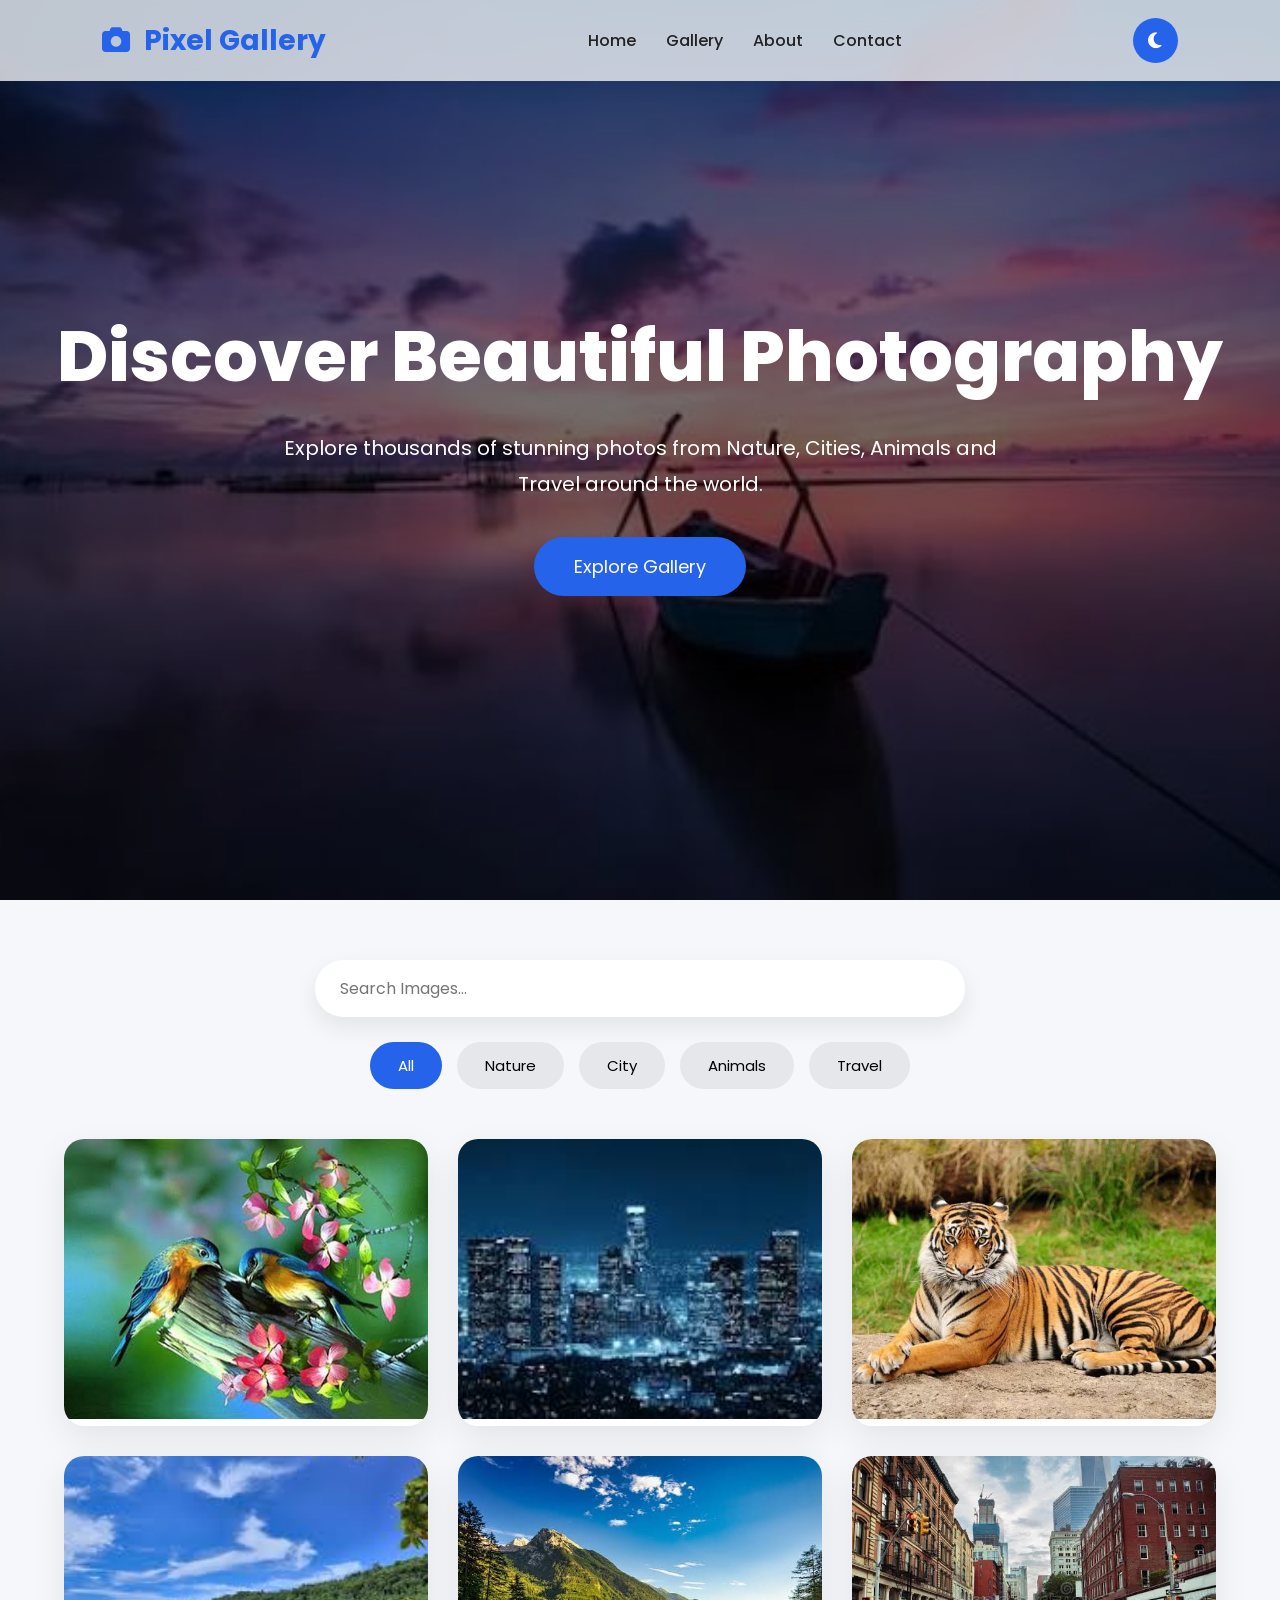
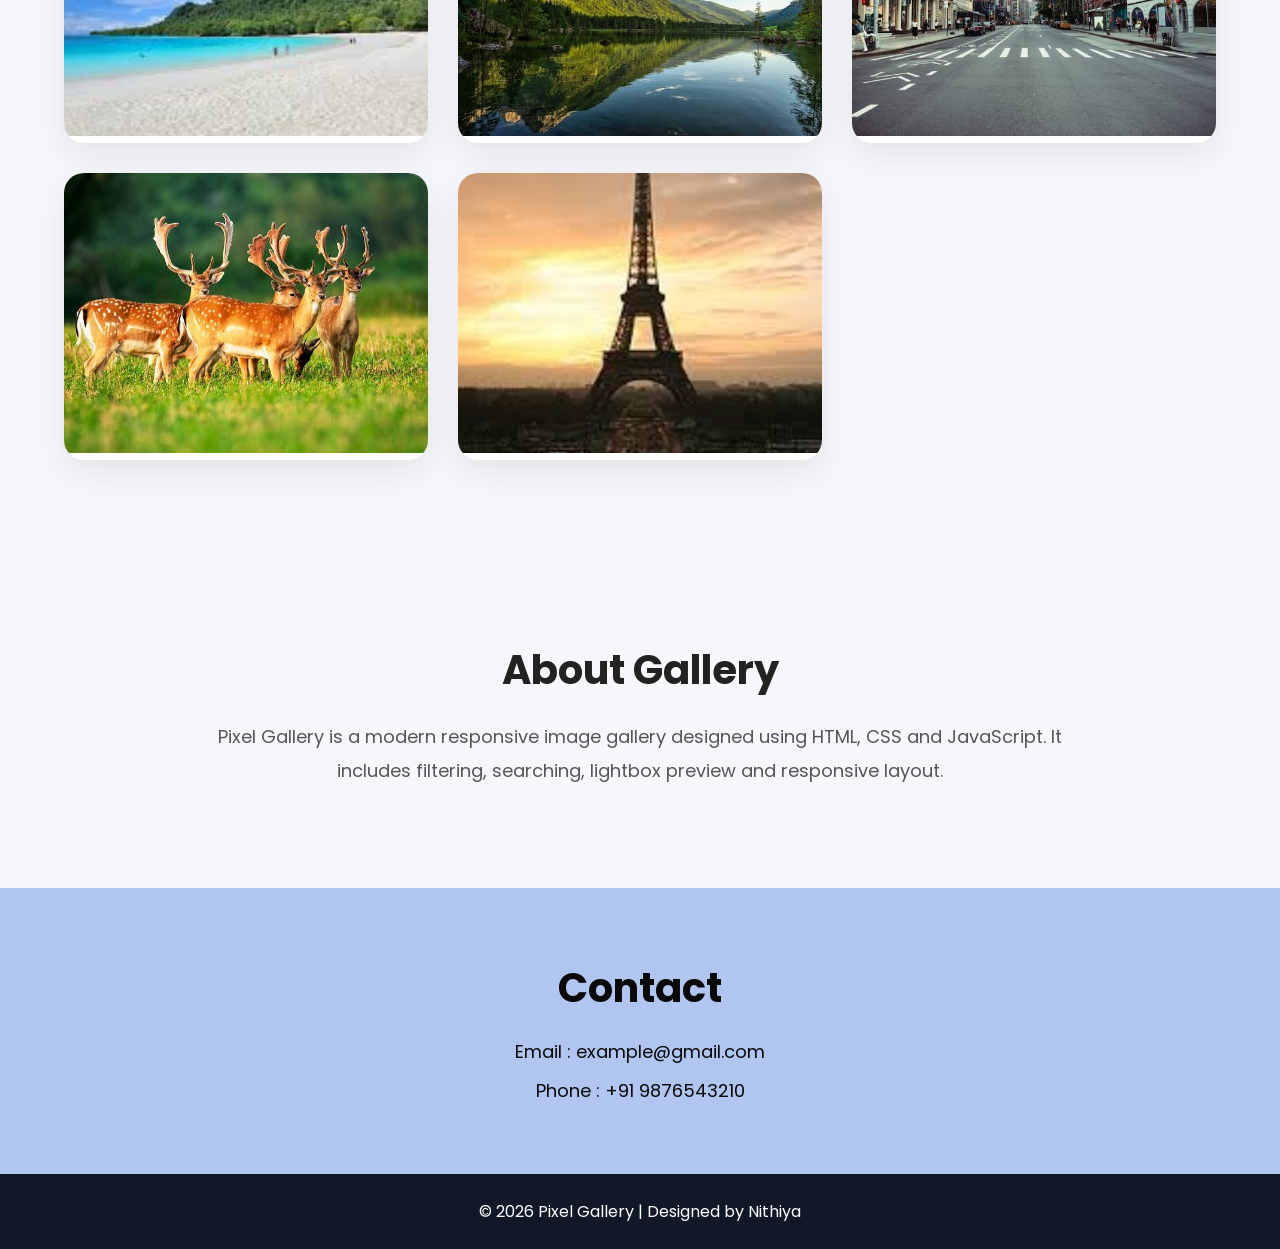
<file: index.html>
<!DOCTYPE html>
<html lang="en">

<head>
    <meta charset="UTF-8">
    <meta name="viewport" content="width=device-width, initial-scale=1.0">
    <title>Pixel Gallery</title>

    <!-- Google Font -->
    <link href="https://fonts.googleapis.com/css2?family=Poppins:wght@300;400;500;600;700&display=swap"
        rel="stylesheet">

    <!-- Font Awesome -->
    <link rel="stylesheet"
        href="https://cdnjs.cloudflare.com/ajax/libs/font-awesome/6.7.2/css/all.min.css">

    <link rel="stylesheet" href="styles.css">
</head>

<body>

<!-- Loader -->

<div id="loader">
    <div class="spinner"></div>
</div>

<!-- Navbar -->

<nav>

    <div class="logo">
        <i class="fa-solid fa-camera"></i>
        Pixel Gallery
    </div>

    <ul>

        <li><a href="#">Home</a></li>

        <li><a href="#gallery">Gallery</a></li>

        <li><a href="#about">About</a></li>

        <li><a href="#contact">Contact</a></li>

    </ul>

    <div class="nav-right">

        <button id="theme-btn">

            <i class="fa-solid fa-moon"></i>

        </button>

    </div>

</nav>

<!-- Hero -->

<section class="hero">

<div class="overlay">

<h1>Discover Beautiful Photography</h1>

<p>

Explore thousands of stunning photos from Nature,
Cities, Animals and Travel around the world.

</p>

<a href="#gallery">

<button>

Explore Gallery

</button>

</a>

</div>

</section>

<!-- Search -->

<section class="search-section">

<input

type="text"

id="search"

placeholder="Search Images..."

>

</section>

<!-- Filter -->

<section class="filter-section">

<button class="active" data-filter="all">All</button>

<button data-filter="nature">Nature</button>

<button data-filter="city">City</button>

<button data-filter="animal">Animals</button>

<button data-filter="travel">Travel</button>

</section>

<!-- Gallery -->

<section id="gallery">

<div class="gallery">

<div class="card nature">

<img src="images/nature1.jpg">

<div class="info">

<h3>bird</h3>

<p>Nature</p>

</div>

</div>

<div class="card city">

<img src="images/city1.jpg">

<div class="info">

<h3>New York</h3>

<p>City</p>

</div>

</div>

<div class="card animal">

<img src="images/animal1.jpg">

<div class="info">

<h3>Tigger</h3>

<p>Animal</p>

</div>

</div>

<div class="card travel">

<img src="images/travel1.jpg">

<div class="info">

<h3>Beach</h3>

<p>Travel</p>

</div>

</div>

<div class="card nature">

<img src="images/nature2.jpg">

<div class="info">

<h3>Waterfall</h3>

<p>Nature</p>

</div>

</div>

<div class="card city">

<img src="images/city2.jpg">

<div class="info">

<h3>Dubai</h3>

<p>City</p>

</div>

</div>

<div class="card animal">

<img src="images/animal2.jpg">

<div class="info">

<h3>deer</h3>

<p>Animal</p>

</div>

</div>

<div class="card travel">

<img src="images/travel2.jpg">

<div class="info">

<h3>Paris</h3>

<p>Travel</p>

</div>

</div>

</div>

</section>

<!-- Lightbox -->

<div class="lightbox">

<span class="close">

&times;

</span>

<button class="prev">

❮

</button>

<img id="lightbox-img">

<button class="next">

❯

</button>

<div class="caption"></div>

</div>

<!-- About -->

<section id="about">

<h2>

About Gallery

</h2>

<p>

Pixel Gallery is a modern responsive image gallery
designed using HTML, CSS and JavaScript.

It includes filtering, searching,
lightbox preview and responsive layout.

</p>

</section>

<!-- Contact -->

<section id="contact">

<h2>

Contact

</h2>

<p>

Email : example@gmail.com

</p>

<p>

Phone : +91 9876543210

</p>

</section>

<!-- Footer -->

<footer>

<p>

© 2026 Pixel Gallery | Designed by Nithiya

</p>

</footer>

<script src="script.js"></script>

</body>

</html>
</file>
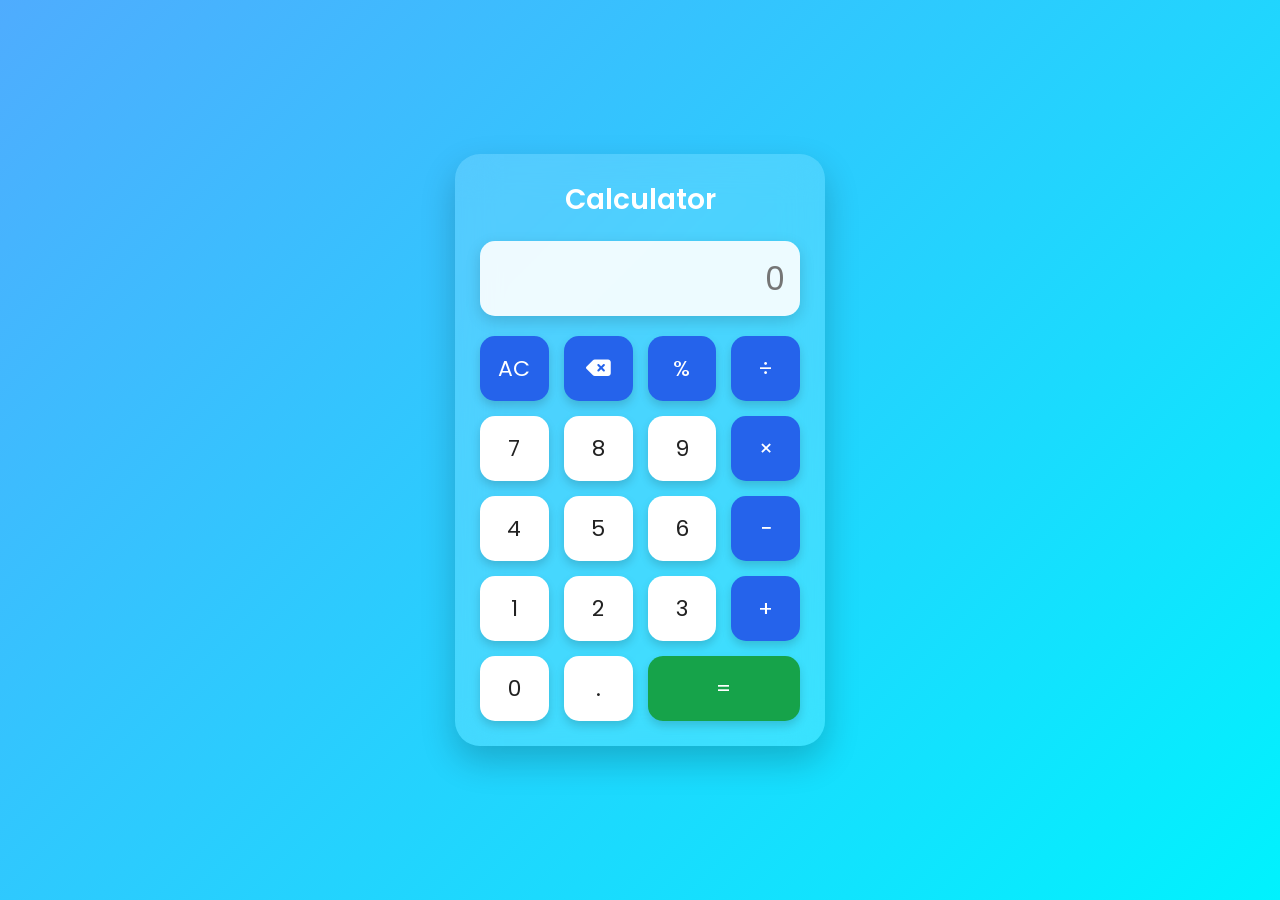
<file: codeAlpha_calculator/index.html>
<!DOCTYPE html>
<html lang="en">
<head>

<meta charset="UTF-8">

<meta name="viewport"
content="width=device-width, initial-scale=1.0">

<title>Professional Calculator</title>

<link rel="preconnect" href="https://fonts.googleapis.com">

<link rel="preconnect"
href="https://fonts.gstatic.com"
crossorigin>

<link href="https://fonts.googleapis.com/css2?family=Poppins:wght@300;400;500;600;700&display=swap"
rel="stylesheet">

<link rel="stylesheet"
href="https://cdnjs.cloudflare.com/ajax/libs/font-awesome/6.7.2/css/all.min.css">

<link rel="stylesheet"
href="style.css">

</head>

<body>

<div class="background">

<div class="calculator">

<div class="top">

<h2>

Calculator

</h2>

</div>

<div class="display">

<input
type="text"
id="screen"
placeholder="0"
readonly>

</div>

<div class="buttons">

<button class="operator"
onclick="clearScreen()">

AC

</button>

<button class="operator"
onclick="deleteLast()">

<i class="fa-solid fa-delete-left"></i>

</button>

<button class="operator"
onclick="append('%')">

%

</button>

<button class="operator"
onclick="append('/')">

÷

</button>

<button
onclick="append('7')">

7

</button>

<button
onclick="append('8')">

8

</button>

<button
onclick="append('9')">

9

</button>

<button class="operator"
onclick="append('*')">

×

</button>

<button
onclick="append('4')">

4

</button>

<button
onclick="append('5')">

5

</button>

<button
onclick="append('6')">

6

</button>

<button class="operator"
onclick="append('-')">

−

</button>

<button
onclick="append('1')">

1

</button>

<button
onclick="append('2')">

2

</button>

<button
onclick="append('3')">

3

</button>

<button class="operator"
onclick="append('+')">

+

</button>

<button
onclick="append('0')">

0

</button>

<button
onclick="append('.')">

.

</button>

<button class="equal"
onclick="calculate()">

=

</button>

</div>

</div>

</div>

<script src="script.js"></script>

</body>

</html>
</file>
<file: styles.css>
/* =========================================
   GOOGLE FONT & RESET
========================================= */

@import url('https://fonts.googleapis.com/css2?family=Poppins:wght@300;400;500;600;700;800&display=swap');

*{
    margin:0;
    padding:0;
    box-sizing:border-box;
    font-family:'Poppins',sans-serif;
}

html{
    scroll-behavior:smooth;
}

body{
    background:#f5f7fb;
    color:#222;
    overflow-x:hidden;
}

/* =========================================
   LOADER
========================================= */

#loader{
    position:fixed;
    width:100%;
    height:100%;
    background:#fff;
    display:flex;
    justify-content:center;
    align-items:center;
    z-index:9999;
}

.spinner{
    width:60px;
    height:60px;
    border:6px solid #ddd;
    border-top:6px solid #2563eb;
    border-radius:50%;
    animation:spin 1s linear infinite;
}

@keyframes spin{
    100%{
        transform:rotate(360deg);
    }
}

/* =========================================
   NAVBAR
========================================= */

nav{
    position:fixed;
    top:0;
    left:0;
    width:100%;
    padding:18px 8%;
    display:flex;
    justify-content:space-between;
    align-items:center;
    background:rgba(255,255,255,.75);
    backdrop-filter:blur(15px);
    box-shadow:0 4px 20px rgba(0,0,0,.08);
    z-index:1000;
}

.logo{
    font-size:28px;
    font-weight:700;
    color:#2563eb;
}

.logo i{
    margin-right:8px;
}

nav ul{
    display:flex;
    list-style:none;
}

nav ul li{
    margin-left:30px;
}

nav ul li a{
    text-decoration:none;
    color:#222;
    font-weight:500;
    transition:.3s;
}

nav ul li a:hover{
    color:#2563eb;
}

#theme-btn{
    width:45px;
    height:45px;
    border:none;
    border-radius:50%;
    cursor:pointer;
    background:#2563eb;
    color:#fff;
    font-size:18px;
    transition:.3s;
}

#theme-btn:hover{
    transform:rotate(180deg);
}

/* =========================================
   HERO
========================================= */

.hero{
    width:100%;
    height:100vh;
    background:url("images/hero.jpg") center center/cover no-repeat;
    position:relative;
}

.overlay{
    width:100%;
    height:100%;
    background:rgba(0,0,0,.55);
    display:flex;
    flex-direction:column;
    justify-content:center;
    align-items:center;
    text-align:center;
    color:white;
    padding:20px;
}

.overlay h1{
    font-size:70px;
    font-weight:800;
    margin-bottom:20px;
}

.overlay p{
    max-width:750px;
    font-size:20px;
    line-height:1.8;
}

.overlay button{
    margin-top:35px;
    padding:16px 40px;
    border:none;
    border-radius:50px;
    background:#2563eb;
    color:#fff;
    font-size:18px;
    cursor:pointer;
    transition:.4s;
}

.overlay button:hover{
    background:#1749b7;
    transform:translateY(-5px);
}

/* =========================================
   SEARCH
========================================= */

.search-section{
    width:100%;
    display:flex;
    justify-content:center;
    padding:60px 20px 25px;
}

#search{
    width:650px;
    max-width:95%;
    padding:16px 25px;
    border-radius:40px;
    border:none;
    background:white;
    box-shadow:0 10px 25px rgba(0,0,0,.08);
    font-size:16px;
    outline:none;
}

/* =========================================
   FILTER BUTTONS
========================================= */

.filter-section{
    display:flex;
    justify-content:center;
    flex-wrap:wrap;
    gap:15px;
    margin-bottom:50px;
}

.filter-section button{
    padding:12px 28px;
    border:none;
    border-radius:30px;
    cursor:pointer;
    background:#e5e7eb;
    transition:.3s;
    font-size:15px;
}

.filter-section button.active,
.filter-section button:hover{
    background:#2563eb;
    color:white;
}

/* =========================================
   GALLERY
========================================= */

#gallery{
    width:90%;
    margin:auto;
    padding-bottom:80px;
}

.gallery{
    display:grid;
    grid-template-columns:repeat(auto-fit,minmax(320px,1fr));
    gap:30px;
}

/* =========================================
   IMAGE CARD
========================================= */

.card{
    background:white;
    border-radius:20px;
    overflow:hidden;
    box-shadow:0 12px 35px rgba(0,0,0,.08);
    transition:.4s;
    cursor:pointer;
}

.card:hover{
    transform:translateY(-10px);
    box-shadow:0 20px 40px rgba(0,0,0,.15);
}

.card img{
    width:100%;
    height:280px;
    object-fit:cover;
    transition:.5s;
}

.card:hover img{
    transform:scale(1.08);
}

.info{
    padding:22px;
}

.info h3{
    font-size:22px;
    margin-bottom:8px;
}

.info p{
    color:#666;
    font-size:15px;
}

/* =========================================
   ABOUT
========================================= */

#about{
    width:85%;
    margin:100px auto;
    text-align:center;
}

#about h2{
    font-size:40px;
    margin-bottom:20px;
}

#about p{
    max-width:850px;
    margin:auto;
    color:#555;
    line-height:1.9;
    font-size:18px;
}

/* =========================================
   CONTACT
========================================= */

#contact{
    background:#799de78d;
    color:rgb(10, 10, 10);
    padding:70px 20px;
    text-align:center;
}

#contact h2{
    font-size:40px;
    margin-bottom:20px;
}

#contact p{
    margin-top:12px;
    font-size:18px;
}

/* =========================================
   FOOTER
========================================= */

footer{
    background:#111827;
    color:white;
    text-align:center;
    padding:25px;
}

/* =========================================
   RESPONSIVE
========================================= */

@media(max-width:992px){

.overlay h1{
    font-size:50px;
}

.overlay p{
    font-size:18px;
}

nav{
    padding:15px 5%;
}

.gallery{
    grid-template-columns:repeat(auto-fit,minmax(280px,1fr));
}

}

@media(max-width:768px){

nav ul{
    display:none;
}

.overlay h1{
    font-size:40px;
}

.overlay p{
    font-size:16px;
}

.card img{
    height:220px;
}

#about h2,
#contact h2{
    font-size:30px;
}

}

@media(max-width:480px){

.overlay h1{
    font-size:32px;
}

.overlay button{
    width:100%;
}

.filter-section{
    gap:10px;
}

.filter-section button{
    width:45%;
}

}
/* =========================================
   LIGHTBOX
========================================= */

.lightbox{
    position:fixed;
    top:0;
    left:0;
    width:100%;
    height:100%;
    background:rgba(0,0,0,.95);
    display:none;
    justify-content:center;
    align-items:center;
    flex-direction:column;
    z-index:9999;
    animation:fadeIn .4s;
}

.lightbox img{
    max-width:85%;
    max-height:80%;
    border-radius:15px;
    box-shadow:0 20px 50px rgba(0,0,0,.6);
    animation:zoomIn .4s;
}

.caption{
    color:#fff;
    font-size:22px;
    margin-top:20px;
    font-weight:500;
}

.close{
    position:absolute;
    top:25px;
    right:40px;
    color:#fff;
    font-size:45px;
    cursor:pointer;
    transition:.3s;
}

.close:hover{
    color:#2563eb;
    transform:rotate(90deg);
}

.prev,
.next{
    position:absolute;
    top:50%;
    transform:translateY(-50%);
    width:60px;
    height:60px;
    border:none;
    border-radius:50%;
    background:rgba(255,255,255,.15);
    color:white;
    font-size:30px;
    cursor:pointer;
    backdrop-filter:blur(10px);
    transition:.3s;
}

.prev:hover,
.next:hover{
    background:#2563eb;
}

.prev{
    left:40px;
}

.next{
    right:40px;
}

/* =========================================
   IMAGE HOVER OVERLAY
========================================= */

.card{
    position:relative;
}

.card::before{
    content:"";
    position:absolute;
    inset:0;
    background:linear-gradient(to top,
    rgba(0,0,0,.7),
    rgba(0,0,0,.1));
    opacity:0;
    transition:.4s;
}

.card:hover::before{
    opacity:1;
}

.info{
    position:absolute;
    bottom:-80px;
    left:0;
    width:100%;
    color:white;
    padding:25px;
    transition:.4s;
    z-index:2;
}

.card:hover .info{
    bottom:0;
}

.info h3{
    color:white;
}

.info p{
    color:#ddd;
}

/* =========================================
   SCROLLBAR
========================================= */

::-webkit-scrollbar{
    width:10px;
}

::-webkit-scrollbar-track{
    background:#ececec;
}

::-webkit-scrollbar-thumb{
    background:#2563eb;
    border-radius:20px;
}

::-webkit-scrollbar-thumb:hover{
    background:#0d47c7;
}

/* =========================================
   DARK MODE
========================================= */

body.dark{
    background:#0f172a;
    color:white;
}

body.dark nav{
    background:rgba(15,23,42,.85);
}

body.dark nav a{
    color:white;
}

body.dark #search{
    background:#1e293b;
    color:white;
}

body.dark .card{
    background:#1e293b;
}

body.dark .info p{
    color:#d1d5db;
}

body.dark #about p{
    color:#d1d5db;
}

body.dark footer{
    background:#020617;
}

body.dark .filter-section button{
    background:#334155;
    color:white;
}

body.dark .filter-section button.active{
    background:#2563eb;
}

/* =========================================
   ANIMATIONS
========================================= */

@keyframes fadeIn{
    from{
        opacity:0;
    }
    to{
        opacity:1;
    }
}

@keyframes zoomIn{
    from{
        transform:scale(.8);
        opacity:0;
    }
    to{
        transform:scale(1);
        opacity:1;
    }
}

@keyframes slideUp{
    from{
        transform:translateY(40px);
        opacity:0;
    }
    to{
        transform:translateY(0);
        opacity:1;
    }
}

.card{
    animation:slideUp .8s ease;
}

/* =========================================
   BUTTON EFFECTS
========================================= */

button{
    transition:.3s;
}

button:hover{
    transform:translateY(-3px);
}

/* =========================================
   HERO TEXT ANIMATION
========================================= */

.overlay h1{
    animation:slideUp .8s ease;
}

.overlay p{
    animation:slideUp 1.2s ease;
}

.overlay button{
    animation:slideUp 1.5s ease;
}

/* =========================================
   MOBILE
========================================= */

@media(max-width:768px){

.lightbox img{
    max-width:95%;
}

.prev,
.next{
    width:45px;
    height:45px;
    font-size:22px;
}

.prev{
    left:10px;
}

.next{
    right:10px;
}

.close{
    right:20px;
    top:15px;
}

.caption{
    font-size:18px;
}

}

@media(max-width:480px){

.filter-section button{
    width:100%;
}

.hero{
    height:80vh;
}

.overlay h1{
    font-size:30px;
}

.overlay p{
    font-size:15px;
}

#search{
    width:95%;
}

.card img{
    height:200px;
}

}
</file>
<file: codeAlpha_calculator/style.css>
/* ==========================
   GOOGLE FONT & RESET
========================== */

@import url('https://fonts.googleapis.com/css2?family=Poppins:wght@300;400;500;600&display=swap');

*{
    margin:0;
    padding:0;
    box-sizing:border-box;
    font-family:'Poppins',sans-serif;
}

body{
    display:flex;
    justify-content:center;
    align-items:center;
    min-height:100vh;
    background:linear-gradient(135deg,#4facfe,#00f2fe);
    overflow:hidden;
}

/* ==========================
   Animated Background
========================== */

.background{
    width:100%;
    height:100vh;
    display:flex;
    justify-content:center;
    align-items:center;
}

/* ==========================
   Calculator
========================== */

.calculator{
    width:370px;
    padding:25px;
    border-radius:25px;
    background:rgba(255,255,255,0.15);
    backdrop-filter:blur(20px);
    -webkit-backdrop-filter:blur(20px);
    box-shadow:0 15px 35px rgba(0,0,0,0.2);
    animation:fadeIn .8s ease;
}

/* ==========================
   Title
========================== */

.top{
    text-align:center;
    margin-bottom:20px;
}

.top h2{
    color:white;
    font-size:28px;
    font-weight:600;
}

/* ==========================
   Display
========================== */

.display{
    margin-bottom:20px;
}

#screen{
    width:100%;
    height:75px;
    border:none;
    outline:none;
    border-radius:15px;
    padding:15px;
    font-size:32px;
    text-align:right;
    background:rgba(255,255,255,.9);
    color:#222;
    box-shadow:0 5px 15px rgba(0,0,0,.15);
}

/* ==========================
   Buttons Grid
========================== */

.buttons{
    display:grid;
    grid-template-columns:repeat(4,1fr);
    gap:15px;
}

/* ==========================
   Buttons
========================== */

button{
    height:65px;
    border:none;
    border-radius:15px;
    font-size:22px;
    cursor:pointer;
    transition:.25s;
    background:white;
    color:#222;
    box-shadow:0 5px 10px rgba(0,0,0,.15);
}

button:hover{
    transform:translateY(-4px);
    background:#f1f5f9;
}

button:active{
    transform:scale(.95);
}

/* ==========================
   Operator Buttons
========================== */

.operator{
    background:#2563eb;
    color:white;
}

.operator:hover{
    background:#1d4ed8;
}

/* ==========================
   Equal Button
========================== */

.equal{
    background:#16a34a;
    color:white;
    grid-column:span 2;
}

.equal:hover{
    background:#15803d;
}

/* ==========================
   Animation
========================== */

@keyframes fadeIn{
    from{
        opacity:0;
        transform:translateY(30px);
    }
    to{
        opacity:1;
        transform:translateY(0);
    }
}

/* ==========================
   Responsive Design
========================== */

@media(max-width:480px){

.calculator{
    width:95%;
    padding:20px;
}

button{
    height:58px;
    font-size:20px;
}

#screen{
    font-size:28px;
    height:70px;
}

.top h2{
    font-size:24px;
}

}
</file>
